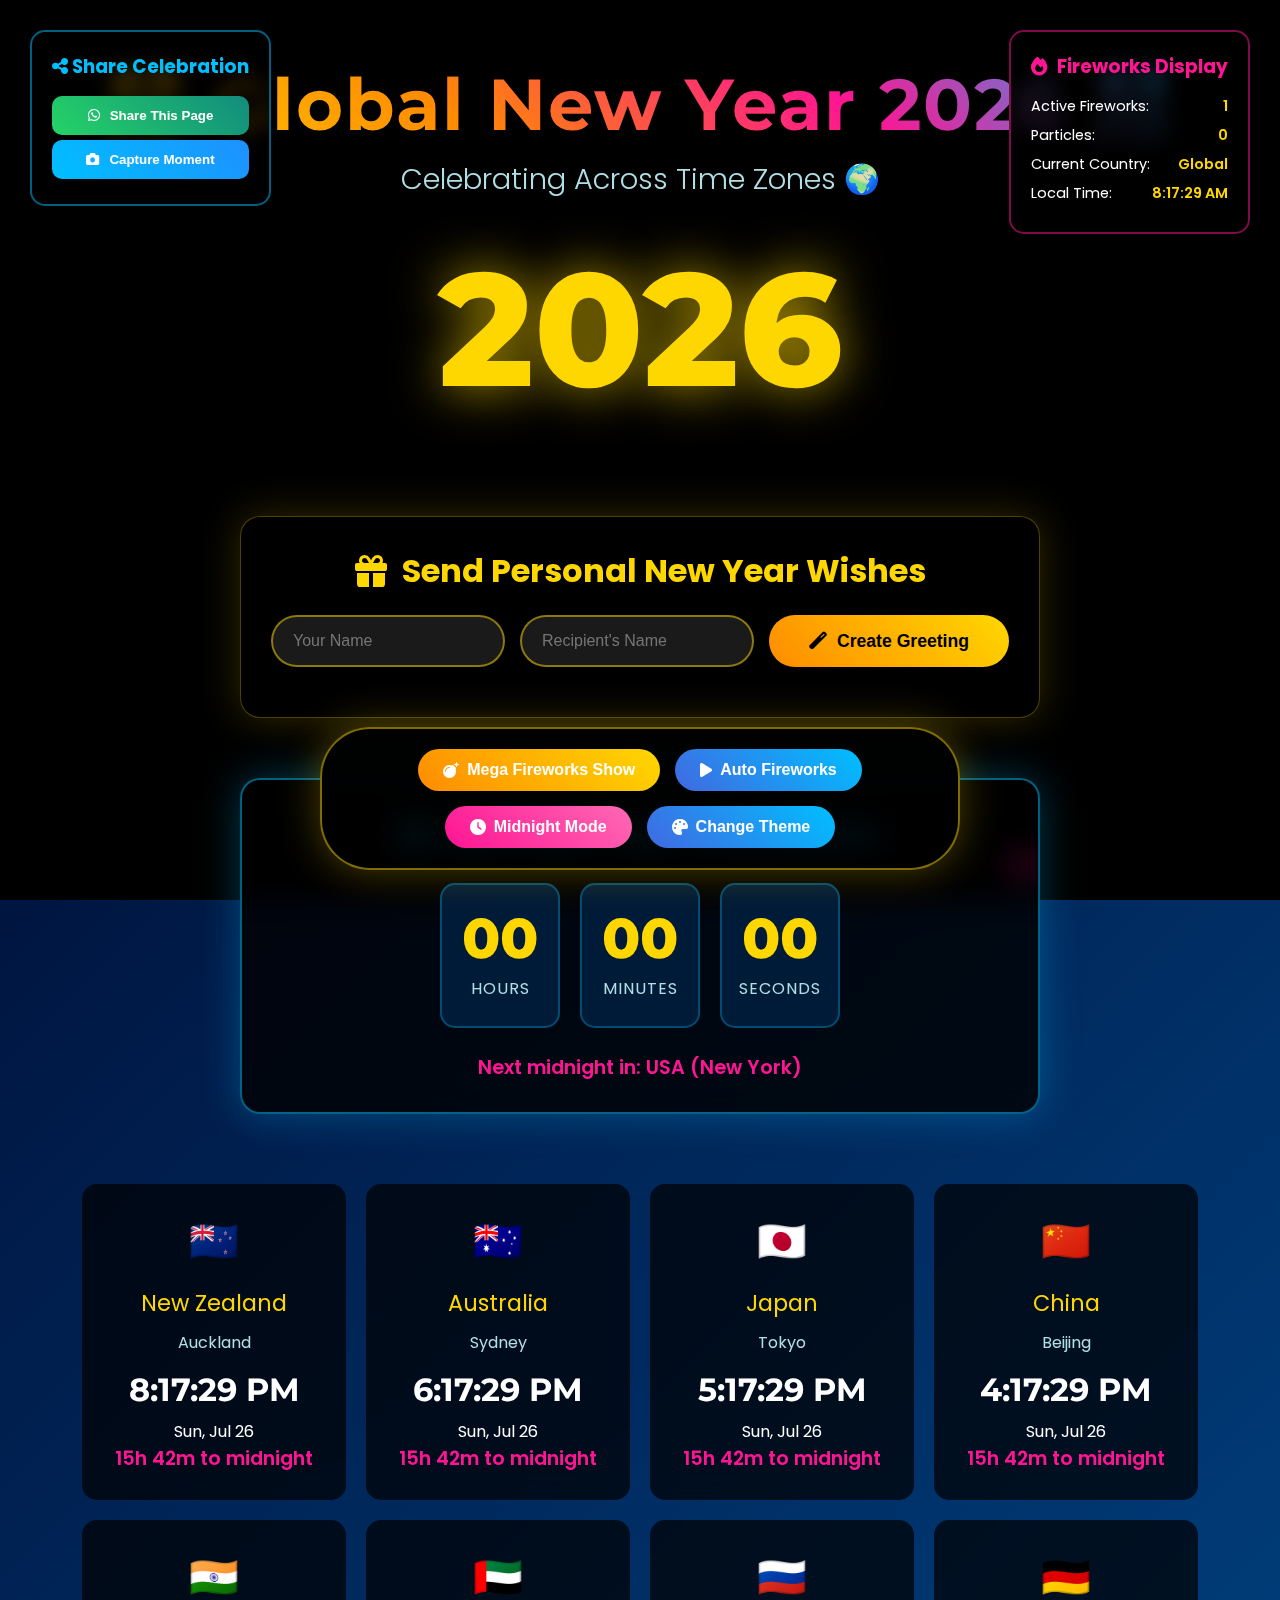
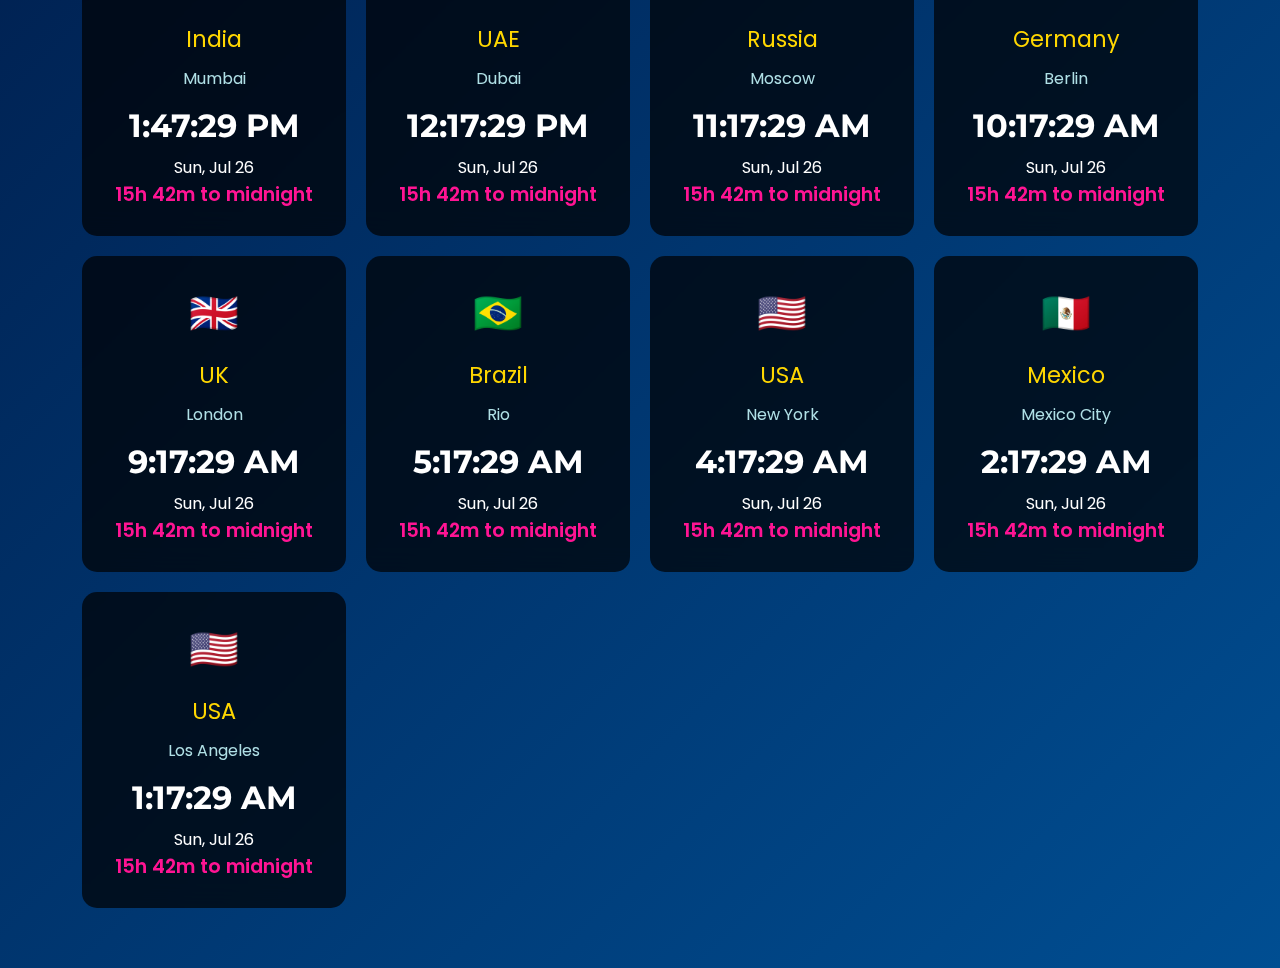
<file: index.html>
<!DOCTYPE html>
<html lang="en">
<head>
    <meta charset="UTF-8">
    <meta name="viewport" content="width=device-width, initial-scale=1.0">
    <title>🎆 Global New Year 2026 Celebrations 🌍</title>
    <link href="https://fonts.googleapis.com/css2?family=Poppins:wght@300;400;600;700;800&family=Dancing+Script:wght@700&family=Montserrat:wght@800&display=swap" rel="stylesheet">
    <link rel="stylesheet" href="https://cdnjs.cloudflare.com/ajax/libs/font-awesome/6.4.0/css/all.min.css">
    <style>
        * {
            margin: 0;
            padding: 0;
            box-sizing: border-box;
        }

        body {
            font-family: 'Poppins', sans-serif;
            background: linear-gradient(135deg, #000428 0%, #004e92 100%);
            color: white;
            min-height: 100vh;
            overflow-x: hidden;
            position: relative;
        }

        /* Animated Background */
        .bg-animation {
            position: fixed;
            top: 0;
            left: 0;
            width: 100%;
            height: 100%;
            z-index: 0;
            opacity: 0.3;
        }

        .star {
            position: absolute;
            background: white;
            border-radius: 50%;
            animation: twinkle 3s infinite;
        }

        @keyframes twinkle {
            0%, 100% { opacity: 0.2; }
            50% { opacity: 1; }
        }

        /* Main Canvas */
        #canvas {
            position: fixed;
            top: 0;
            left: 0;
            width: 100%;
            height: 100%;
            z-index: 1;
        }

        /* Main Container */
        .main-container {
            position: relative;
            z-index: 2;
            min-height: 100vh;
            display: flex;
            flex-direction: column;
            align-items: center;
            padding: 20px;
        }

        /* Header */
        .header {
            text-align: center;
            padding: 40px 20px;
            width: 100%;
            max-width: 1200px;
            animation: headerGlow 3s ease-in-out infinite alternate;
        }

        @keyframes headerGlow {
            from {
                text-shadow: 0 0 20px #FFD700, 0 0 40px #FF4500;
            }
            to {
                text-shadow: 0 0 30px #00BFFF, 0 0 60px #FF1493;
            }
        }

        .main-title {
            font-family: 'Montserrat', sans-serif;
            font-size: 4.5rem;
            margin-bottom: 10px;
            background: linear-gradient(45deg, #FFD700, #FF8C00, #FF1493, #00BFFF);
            -webkit-background-clip: text;
            -webkit-text-fill-color: transparent;
            letter-spacing: 2px;
        }

        .subtitle {
            font-size: 1.8rem;
            color: #B0E0E6;
            margin-bottom: 30px;
            font-weight: 300;
        }

        .year-display {
            font-size: 10rem;
            font-weight: 800;
            margin: 20px 0;
            color: #FFD700;
            text-shadow: 0 0 50px rgba(255, 215, 0, 0.7);
            animation: yearPulse 2s infinite;
            font-family: 'Montserrat', sans-serif;
        }

        @keyframes yearPulse {
            0%, 100% { transform: scale(1); }
            50% { transform: scale(1.05); }
        }

        /* Personal Message Section */
        .personal-section {
            background: rgba(0, 0, 0, 0.7);
            backdrop-filter: blur(10px);
            border-radius: 20px;
            padding: 30px;
            margin: 30px auto;
            width: 90%;
            max-width: 800px;
            border: 1px solid rgba(255, 215, 0, 0.3);
            box-shadow: 0 0 40px rgba(255, 215, 0, 0.2);
        }

        .section-title {
            color: #FFD700;
            font-size: 2rem;
            margin-bottom: 20px;
            text-align: center;
            display: flex;
            align-items: center;
            justify-content: center;
            gap: 15px;
        }

        .input-group {
            display: flex;
            gap: 15px;
            margin-bottom: 20px;
            flex-wrap: wrap;
        }

        .input-field {
            flex: 1;
            min-width: 200px;
            padding: 15px 20px;
            border-radius: 50px;
            border: 2px solid rgba(255, 215, 0, 0.5);
            background: rgba(255, 255, 255, 0.1);
            color: white;
            font-size: 1rem;
            transition: all 0.3s;
        }

        .input-field:focus {
            outline: none;
            border-color: #FFD700;
            box-shadow: 0 0 20px rgba(255, 215, 0, 0.5);
        }

        .action-btn {
            padding: 15px 40px;
            border-radius: 50px;
            border: none;
            background: linear-gradient(45deg, #FF8C00, #FFD700);
            color: #000;
            font-weight: 700;
            font-size: 1.1rem;
            cursor: pointer;
            transition: all 0.3s;
            display: flex;
            align-items: center;
            gap: 10px;
            justify-content: center;
        }

        .action-btn:hover {
            transform: translateY(-3px);
            box-shadow: 0 10px 25px rgba(255, 140, 0, 0.5);
        }

        .message-display {
            background: rgba(0, 30, 60, 0.8);
            border-radius: 15px;
            padding: 25px;
            margin-top: 25px;
            border-left: 5px solid #FFD700;
            animation: slideIn 0.5s ease-out;
            display: none;
        }

        @keyframes slideIn {
            from { transform: translateY(20px); opacity: 0; }
            to { transform: translateY(0); opacity: 1; }
        }

        .greeting-text {
            font-size: 1.8rem;
            color: #FFD700;
            margin-bottom: 10px;
            font-family: 'Dancing Script', cursive;
        }

        .sender-name {
            color: #00BFFF;
            font-weight: 600;
        }

        /* World Clock Section */
        .world-clock {
            display: grid;
            grid-template-columns: repeat(auto-fit, minmax(250px, 1fr));
            gap: 20px;
            width: 90%;
            max-width: 1200px;
            margin: 40px auto;
        }

        .country-clock {
            background: rgba(0, 0, 0, 0.7);
            backdrop-filter: blur(10px);
            border-radius: 15px;
            padding: 25px;
            text-align: center;
            border: 2px solid transparent;
            transition: all 0.3s;
            position: relative;
            overflow: hidden;
        }

        .country-clock.active {
            border-color: #FFD700;
            box-shadow: 0 0 30px rgba(255, 215, 0, 0.5);
            transform: scale(1.05);
        }

        .country-clock.next {
            border-color: #FF1493;
            box-shadow: 0 0 30px rgba(255, 20, 147, 0.5);
        }

        .flag {
            font-size: 2.5rem;
            margin-bottom: 15px;
        }

        .country-name {
            font-size: 1.4rem;
            margin-bottom: 10px;
            color: #FFD700;
        }

        .city-name {
            font-size: 1rem;
            color: #B0E0E6;
            margin-bottom: 15px;
        }

        .time-display {
            font-size: 2rem;
            font-weight: 700;
            color: white;
            margin-bottom: 10px;
            font-family: 'Montserrat', sans-serif;
        }

        .countdown {
            font-size: 1.2rem;
            color: #FF1493;
            font-weight: 600;
        }

        .countdown.soon {
            animation: blink 1s infinite;
            color: #FF0000;
        }

        @keyframes blink {
            0%, 100% { opacity: 1; }
            50% { opacity: 0.5; }
        }

        /* Countdown Timer */
        .global-countdown {
            background: rgba(0, 0, 0, 0.8);
            backdrop-filter: blur(15px);
            border-radius: 20px;
            padding: 30px;
            margin: 30px auto;
            width: 90%;
            max-width: 800px;
            text-align: center;
            border: 2px solid rgba(0, 191, 255, 0.5);
            box-shadow: 0 0 40px rgba(0, 191, 255, 0.3);
        }

        .countdown-title {
            font-size: 2rem;
            color: #00BFFF;
            margin-bottom: 25px;
            display: flex;
            align-items: center;
            justify-content: center;
            gap: 15px;
        }

        .countdown-timer {
            display: flex;
            justify-content: center;
            gap: 20px;
            flex-wrap: wrap;
        }

        .countdown-unit {
            background: rgba(0, 30, 60, 0.9);
            border-radius: 15px;
            padding: 25px 15px;
            min-width: 120px;
            border: 2px solid rgba(0, 191, 255, 0.3);
        }

        .countdown-value {
            font-size: 3.5rem;
            font-weight: 800;
            color: #FFD700;
            font-family: 'Montserrat', sans-serif;
            line-height: 1;
        }

        .countdown-label {
            font-size: 1rem;
            color: #B0E0E6;
            margin-top: 10px;
            text-transform: uppercase;
            letter-spacing: 1px;
        }

        .next-midnight {
            color: #FF1493;
            font-size: 1.2rem;
            margin-top: 25px;
            font-weight: 600;
        }

        /* Controls */
        .controls {
            position: fixed;
            bottom: 30px;
            left: 50%;
            transform: translateX(-50%);
            display: flex;
            gap: 15px;
            background: rgba(0, 0, 0, 0.85);
            backdrop-filter: blur(15px);
            padding: 20px 30px;
            border-radius: 50px;
            border: 2px solid rgba(255, 215, 0, 0.5);
            box-shadow: 0 0 40px rgba(255, 215, 0, 0.3);
            z-index: 100;
            flex-wrap: wrap;
            justify-content: center;
            max-width: 90%;
        }

        .control-btn {
            padding: 12px 25px;
            border-radius: 50px;
            border: none;
            background: linear-gradient(45deg, #4169E1, #00BFFF);
            color: white;
            font-weight: 600;
            font-size: 1rem;
            cursor: pointer;
            transition: all 0.3s;
            display: flex;
            align-items: center;
            gap: 8px;
            white-space: nowrap;
        }

        .control-btn:hover {
            transform: translateY(-3px);
            box-shadow: 0 5px 15px rgba(0, 191, 255, 0.5);
        }

        .control-btn.orange {
            background: linear-gradient(45deg, #FF8C00, #FFD700);
        }

        .control-btn.pink {
            background: linear-gradient(45deg, #FF1493, #FF69B4);
        }

        /* Fireworks Display */
        .fireworks-info {
            position: fixed;
            top: 30px;
            right: 30px;
            background: rgba(0, 0, 0, 0.8);
            backdrop-filter: blur(10px);
            border-radius: 15px;
            padding: 20px;
            border: 2px solid rgba(255, 20, 147, 0.5);
            z-index: 100;
            max-width: 300px;
        }

        .info-title {
            color: #FF1493;
            margin-bottom: 15px;
            display: flex;
            align-items: center;
            gap: 10px;
        }

        .info-item {
            margin: 8px 0;
            font-size: 0.9rem;
            display: flex;
            justify-content: space-between;
        }

        .info-value {
            color: #FFD700;
            font-weight: 600;
        }

        /* Share Section */
        .share-section {
            position: fixed;
            top: 30px;
            left: 30px;
            background: rgba(0, 0, 0, 0.8);
            backdrop-filter: blur(10px);
            border-radius: 15px;
            padding: 20px;
            border: 2px solid rgba(0, 191, 255, 0.5);
            z-index: 100;
            max-width: 300px;
        }

        .share-btn {
            width: 100%;
            padding: 12px;
            border-radius: 10px;
            border: none;
            background: linear-gradient(45deg, #00BFFF, #1E90FF);
            color: white;
            font-weight: 600;
            cursor: pointer;
            transition: all 0.3s;
            margin: 5px 0;
            display: flex;
            align-items: center;
            justify-content: center;
            gap: 10px;
        }

        .share-btn:hover {
            transform: translateY(-2px);
            box-shadow: 0 5px 15px rgba(0, 191, 255, 0.4);
        }

        .share-btn.whatsapp {
            background: linear-gradient(45deg, #25D366, #128C7E);
        }

        /* Mobile Responsive */
        @media (max-width: 768px) {
            .main-title { font-size: 2.8rem; }
            .year-display { font-size: 5rem; }
            .countdown-unit { min-width: 80px; padding: 15px 10px; }
            .countdown-value { font-size: 2.5rem; }
            .controls { bottom: 20px; padding: 15px; }
            .control-btn { padding: 10px 15px; font-size: 0.9rem; }
            .fireworks-info, .share-section {
                position: static;
                margin: 20px auto;
                max-width: 90%;
            }
            .world-clock { grid-template-columns: 1fr; }
        }
    </style>
</head>
<body>
    <!-- Animated Background -->
    <div class="bg-animation" id="bgAnimation"></div>
    
    <!-- Canvas for Fireworks -->
    <canvas id="canvas"></canvas>
    
    <!-- Main Content -->
    <div class="main-container">
        <!-- Header -->
        <div class="header">
            <h1 class="main-title">🎊 Global New Year 2026 🎊</h1>
            <p class="subtitle">Celebrating Across Time Zones 🌍</p>
            <div class="year-display">2026</div>
        </div>
        
        <!-- Personal Message Section -->
        <div class="personal-section">
            <h2 class="section-title"><i class="fas fa-gift"></i> Send Personal New Year Wishes</h2>
            <div class="input-group">
                <input type="text" id="senderName" class="input-field" placeholder="Your Name" maxlength="30">
                <input type="text" id="recipientName" class="input-field" placeholder="Recipient's Name" maxlength="30">
                <button id="createGreeting" class="action-btn">
                    <i class="fas fa-magic"></i> Create Greeting
                </button>
            </div>
            <div class="message-display" id="greetingDisplay">
                <div class="greeting-text" id="greetingText"></div>
                <div>From: <span class="sender-name" id="displaySender"></span></div>
                <button id="shareGreeting" class="action-btn" style="margin-top: 15px; background: linear-gradient(45deg, #25D366, #128C7E);">
                    <i class="fab fa-whatsapp"></i> Share on WhatsApp
                </button>
            </div>
        </div>
        
        <!-- Global Countdown -->
        <div class="global-countdown">
            <h2 class="countdown-title"><i class="fas fa-globe-americas"></i> Next New Year Countdown</h2>
            <div class="countdown-timer">
                <div class="countdown-unit">
                    <div class="countdown-value" id="countdownHours">00</div>
                    <div class="countdown-label">Hours</div>
                </div>
                <div class="countdown-unit">
                    <div class="countdown-value" id="countdownMinutes">00</div>
                    <div class="countdown-label">Minutes</div>
                </div>
                <div class="countdown-unit">
                    <div class="countdown-value" id="countdownSeconds">00</div>
                    <div class="countdown-label">Seconds</div>
                </div>
            </div>
            <div class="next-midnight" id="nextLocation">Next midnight in: <span id="nextCountry">Loading...</span></div>
        </div>
        
        <!-- World Clocks -->
        <div class="world-clock" id="worldClocks">
            <!-- Countries will be dynamically added here -->
        </div>
    </div>
    
    <!-- Fireworks Info -->
    <div class="fireworks-info">
        <h3 class="info-title"><i class="fas fa-fire"></i> Fireworks Display</h3>
        <div class="info-item">
            <span>Active Fireworks:</span>
            <span class="info-value" id="activeFireworks">0</span>
        </div>
        <div class="info-item">
            <span>Particles:</span>
            <span class="info-value" id="particleCount">0</span>
        </div>
        <div class="info-item">
            <span>Current Country:</span>
            <span class="info-value" id="currentCountry">Detecting...</span>
        </div>
        <div class="info-item">
            <span>Local Time:</span>
            <span class="info-value" id="localTime">00:00:00</span>
        </div>
    </div>
    
    <!-- Share Section -->
    <div class="share-section">
        <h3 style="color: #00BFFF; margin-bottom: 15px;"><i class="fas fa-share-alt"></i> Share Celebration</h3>
        <button class="share-btn whatsapp" id="sharePage">
            <i class="fab fa-whatsapp"></i> Share This Page
        </button>
        <button class="share-btn" id="captureMoment">
            <i class="fas fa-camera"></i> Capture Moment
        </button>
    </div>
    
    <!-- Controls -->
    <div class="controls">
        <button class="control-btn orange" id="megaShow">
            <i class="fas fa-bomb"></i> Mega Fireworks Show
        </button>
        <button class="control-btn" id="autoToggle">
            <i class="fas fa-play"></i> Auto Fireworks
        </button>
        <button class="control-btn pink" id="midnightMode">
            <i class="fas fa-clock"></i> Midnight Mode
        </button>
        <button class="control-btn" id="changeTheme">
            <i class="fas fa-palette"></i> Change Theme
        </button>
    </div>

    <script>
        // =========== GLOBAL VARIABLES ===========
        const canvas = document.getElementById('canvas');
        const ctx = canvas.getContext('2d');
        canvas.width = window.innerWidth;
        canvas.height = window.innerHeight;

        let fireworks = [];
        let particles = [];
        let autoFireworks = true;
        let midnightMode = false;
        let userCountry = '';
        let userTimeZone = '';
        let nextMidnightCountry = '';
        let nextMidnightTime = null;
        let currentTheme = 0;
        let megaShowActive = false;

        // Country data with timezones and flags
        const countries = [
            { name: "New Zealand", city: "Auckland", timezone: "Pacific/Auckland", flag: "🇳🇿", offset: 13 },
            { name: "Australia", city: "Sydney", timezone: "Australia/Sydney", flag: "🇦🇺", offset: 11 },
            { name: "Japan", city: "Tokyo", timezone: "Asia/Tokyo", flag: "🇯🇵", offset: 9 },
            { name: "China", city: "Beijing", timezone: "Asia/Shanghai", flag: "🇨🇳", offset: 8 },
            { name: "India", city: "Mumbai", timezone: "Asia/Kolkata", flag: "🇮🇳", offset: 5.5 },
            { name: "UAE", city: "Dubai", timezone: "Asia/Dubai", flag: "🇦🇪", offset: 4 },
            { name: "Russia", city: "Moscow", timezone: "Europe/Moscow", flag: "🇷🇺", offset: 3 },
            { name: "Germany", city: "Berlin", timezone: "Europe/Berlin", flag: "🇩🇪", offset: 1 },
            { name: "UK", city: "London", timezone: "Europe/London", flag: "🇬🇧", offset: 0 },
            { name: "Brazil", city: "Rio", timezone: "America/Sao_Paulo", flag: "🇧🇷", offset: -3 },
            { name: "USA", city: "New York", timezone: "America/New_York", flag: "🇺🇸", offset: -5 },
            { name: "Mexico", city: "Mexico City", timezone: "America/Mexico_City", flag: "🇲🇽", offset: -6 },
            { name: "USA", city: "Los Angeles", timezone: "America/Los_Angeles", flag: "🇺🇸", offset: -8 }
        ];

        const themes = [
            { bg: ['#000428', '#004e92'], particleColors: ['#FFD700', '#FF8C00', '#FF1493', '#00BFFF'] },
            { bg: ['#0f0c29', '#302b63'], particleColors: ['#FF6B6B', '#4ECDC4', '#FFE66D', '#FF9A8B'] },
            { bg: ['#232526', '#414345'], particleColors: ['#FF4081', '#7C4DFF', '#18FFFF', '#64FFDA'] },
            { bg: ['#141E30', '#243B55'], particleColors: ['#FF5252', '#FFD740', '#69F0AE', '#448AFF'] }
        ];

        // =========== INITIALIZATION ===========
        function init() {
            createStarBackground();
            setupEventListeners();
            detectUserLocation();
            updateWorldClocks();
            startCountdownTimer();
            animate();
            
            // Start auto fireworks
            setInterval(() => {
                if (autoFireworks && !megaShowActive) {
                    createRandomFirework();
                }
            }, 800);
        }

        // =========== BACKGROUND STARS ===========
        function createStarBackground() {
            const bg = document.getElementById('bgAnimation');
            for (let i = 0; i < 150; i++) {
                const star = document.createElement('div');
                star.className = 'star';
                star.style.width = `${Math.random() * 3}px`;
                star.style.height = star.style.width;
                star.style.left = `${Math.random() * 100}%`;
                star.style.top = `${Math.random() * 100}%`;
                star.style.animationDelay = `${Math.random() * 3}s`;
                bg.appendChild(star);
            }
        }

        // =========== USER LOCATION DETECTION ===========
        function detectUserLocation() {
            // Try to get location from browser
            if (navigator.geolocation) {
                navigator.geolocation.getCurrentPosition(
                    async (position) => {
                        try {
                            const response = await fetch(`https://nominatim.openstreetmap.org/reverse?format=json&lat=${position.coords.latitude}&lon=${position.coords.longitude}`);
                            const data = await response.json();
                            userCountry = data.address.country || 'Unknown';
                            document.getElementById('currentCountry').textContent = userCountry;
                            
                            // Set user timezone
                            userTimeZone = Intl.DateTimeFormat().resolvedOptions().timeZone;
                            updateLocalTime();
                        } catch (error) {
                            fallbackLocation();
                        }
                    },
                    () => fallbackLocation()
                );
            } else {
                fallbackLocation();
            }
        }

        function fallbackLocation() {
            // Fallback to IP-based location
            fetch('https://ipapi.co/json/')
                .then(response => response.json())
                .then(data => {
                    userCountry = data.country_name || 'Unknown';
                    userTimeZone = data.timezone || 'UTC';
                    document.getElementById('currentCountry').textContent = userCountry;
                    updateLocalTime();
                })
                .catch(() => {
                    userCountry = 'Global';
                    userTimeZone = 'UTC';
                    document.getElementById('currentCountry').textContent = 'Global';
                    updateLocalTime();
                });
        }

        function updateLocalTime() {
            const now = new Date();
            const timeString = now.toLocaleTimeString('en-US', { timeZone: userTimeZone });
            document.getElementById('localTime').textContent = timeString;
            
            // Check if it's midnight in user's location
            const hours = now.getHours();
            const minutes = now.getMinutes();
            
            if (midnightMode && hours === 0 && minutes === 0) {
                triggerMidnightFireworks();
            }
        }

        // =========== WORLD CLOCKS ===========
        function updateWorldClocks() {
            const worldClocks = document.getElementById('worldClocks');
            worldClocks.innerHTML = '';
            
            let nextCountry = null;
            let minTimeToMidnight = Infinity;
            
            countries.forEach(country => {
                const now = new Date();
                const timeString = now.toLocaleTimeString('en-US', { timeZone: country.timezone });
                const dateString = now.toLocaleDateString('en-US', { 
                    timeZone: country.timezone,
                    weekday: 'short',
                    month: 'short',
                    day: 'numeric'
                });
                
                // Calculate time to midnight
                const midnight = new Date(now.toLocaleString('en-US', { timeZone: country.timezone }));
                midnight.setHours(24, 0, 0, 0);
                const timeToMidnight = midnight.getTime() - now.getTime();
                
                // Check if this is the next midnight
                if (timeToMidnight < minTimeToMidnight && timeToMidnight > 0) {
                    minTimeToMidnight = timeToMidnight;
                    nextCountry = country;
                    nextMidnightTime = midnight;
                }
                
                // Create clock element
                const clock = document.createElement('div');
                clock.className = 'country-clock';
                
                // Check if it's active (within 10 minutes of midnight)
                const hoursToMidnight = timeToMidnight / (1000 * 60 * 60);
                if (hoursToMidnight < 0.5) {
                    clock.classList.add('active');
                    if (hoursToMidnight < 0.17) { // 10 minutes
                        clock.classList.add('next');
                    }
                }
                
                clock.innerHTML = `
                    <div class="flag">${country.flag}</div>
                    <div class="country-name">${country.name}</div>
                    <div class="city-name">${country.city}</div>
                    <div class="time-display">${timeString}</div>
                    <div class="date">${dateString}</div>
                    <div class="countdown ${hoursToMidnight < 1 ? 'soon' : ''}">
                        ${formatTimeToMidnight(timeToMidnight)} to midnight
                    </div>
                `;
                
                worldClocks.appendChild(clock);
            });
            
            // Update next midnight display
            if (nextCountry) {
                nextMidnightCountry = nextCountry.name;
                document.getElementById('nextCountry').textContent = `${nextCountry.name} (${nextCountry.city})`;
            }
        }

        function formatTimeToMidnight(ms) {
            const hours = Math.floor(ms / (1000 * 60 * 60));
            const minutes = Math.floor((ms % (1000 * 60 * 60)) / (1000 * 60));
            const seconds = Math.floor((ms % (1000 * 60)) / 1000);
            
            if (hours > 0) {
                return `${hours}h ${minutes}m`;
            } else if (minutes > 0) {
                return `${minutes}m ${seconds}s`;
            } else {
                return `${seconds}s`;
            }
        }

        // =========== COUNTDOWN TIMER ===========
        function startCountdownTimer() {
            setInterval(() => {
                if (nextMidnightTime) {
                    const now = new Date();
                    const timeDiff = nextMidnightTime.getTime() - now.getTime();
                    
                    const hours = Math.floor(timeDiff / (1000 * 60 * 60));
                    const minutes = Math.floor((timeDiff % (1000 * 60 * 60)) / (1000 * 60));
                    const seconds = Math.floor((timeDiff % (1000 * 60)) / 1000);
                    
                    document.getElementById('countdownHours').textContent = hours.toString().padStart(2, '0');
                    document.getElementById('countdownMinutes').textContent = minutes.toString().padStart(2, '0');
                    document.getElementById('countdownSeconds').textContent = seconds.toString().padStart(2, '0');
                    
                    // Trigger fireworks when close to midnight
                    if (timeDiff < 10000 && timeDiff > 0 && !megaShowActive) {
                        triggerCountdownFireworks(10 - Math.floor(timeDiff / 1000));
                    }
                }
                
                updateLocalTime();
                updateWorldClocks();
            }, 1000);
        }

        // =========== FIREWORKS SYSTEM ===========
        class Firework {
            constructor(x, y, targetX, targetY, color, type = 'normal') {
                this.x = x;
                this.y = y;
                this.startY = y;
                this.targetX = targetX;
                this.targetY = targetY;
                this.speed = 8 + Math.random() * 4;
                this.size = 4;
                this.color = color || this.getRandomColor();
                this.trail = [];
                this.exploded = false;
                this.type = type;
                this.gravity = 0.1;
                this.velocity = {
                    x: (targetX - x) / 30,
                    y: -this.speed
                };
                this.sparkle = Math.random() > 0.5;
            }

            getRandomColor() {
                return themes[currentTheme].particleColors[
                    Math.floor(Math.random() * themes[currentTheme].particleColors.length)
                ];
            }

            update() {
                if (!this.exploded) {
                    // Trail effect
                    this.trail.push({ x: this.x, y: this.y });
                    if (this.trail.length > 8) this.trail.shift();

                    // Apply gravity
                    this.velocity.y += this.gravity;
                    
                    // Move towards target
                    this.x += this.velocity.x;
                    this.y += this.velocity.y;
                    
                    // Check if reached target
                    const distToTarget = Math.sqrt(
                        Math.pow(this.targetX - this.x, 2) + 
                        Math.pow(this.targetY - this.y, 2)
                    );
                    
                    if (distToTarget < 5 || this.y < this.targetY) {
                        this.explode();
                    }
                }
            }

            draw() {
                if (!this.exploded) {
                    // Draw trail
                    ctx.save();
                    for (let i = 0; i < this.trail.length; i++) {
                        const point = this.trail[i];
                        const alpha = i / this.trail.length * 0.7;
                        ctx.beginPath();
                        ctx.fillStyle = this.color.replace(')', `, ${alpha})`).replace('rgb', 'rgba');
                        ctx.arc(point.x, point.y, this.size * alpha, 0, Math.PI * 2);
                        ctx.fill();
                    }

                    // Draw main rocket with glow
                    ctx.beginPath();
                    ctx.fillStyle = this.color;
                    ctx.arc(this.x, this.y, this.size, 0, Math.PI * 2);
                    ctx.fill();

                    // Glow effect
                    const gradient = ctx.createRadialGradient(
                        this.x, this.y, 0,
                        this.x, this.y, 15
                    );
                    gradient.addColorStop(0, this.color.replace(')', ', 0.7)').replace('rgb', 'rgba'));
                    gradient.addColorStop(1, this.color.replace(')', ', 0)').replace('rgb', 'rgba'));
                    
                    ctx.beginPath();
                    ctx.fillStyle = gradient;
                    ctx.arc(this.x, this.y, 15, 0, Math.PI * 2);
                    ctx.fill();
                    ctx.restore();
                }
            }

            explode() {
                this.exploded = true;
                const particleCount = this.type === 'heart' ? 100 : 150;
                
                for (let i = 0; i < particleCount; i++) {
                    particles.push(new Particle(
                        this.x,
                        this.y,
                        this.color,
                        this.type,
                        this.sparkle
                    ));
                }
                
                // Play explosion sound
                playExplosionSound();
            }
        }

        class Particle {
            constructor(x, y, color, type, sparkle = false) {
                this.x = x;
                this.y = y;
                this.color = color;
                this.type = type;
                this.size = Math.random() * 3 + 1;
                this.speed = Math.random() * 4 + 2;
                this.angle = Math.random() * Math.PI * 2;
                this.vx = Math.cos(this.angle) * this.speed;
                this.vy = Math.sin(this.angle) * this.speed;
                this.gravity = 0.05;
                this.friction = 0.97;
                this.alpha = 1;
                this.decay = Math.random() * 0.015 + 0.005;
                this.sparkle = sparkle;
                this.sparkleIntensity = Math.random() * 0.5 + 0.5;
                
                // Type-specific properties
                if (type === 'heart') {
                    this.heartSize = this.size * 2;
                }
            }

            update() {
                this.vx *= this.friction;
                this.vy *= this.friction;
                this.vy += this.gravity;
                
                this.x += this.vx;
                this.y += this.vy;
                
                this.alpha -= this.decay;
                
                return this.alpha > 0;
            }

            draw() {
                ctx.save();
                ctx.globalAlpha = this.alpha;
                ctx.fillStyle = this.color;
                ctx.strokeStyle = this.color;
                ctx.lineWidth = 1;
                
                if (this.type === 'heart') {
                    this.drawHeart();
                } else {
                    // Sparkle effect
                    if (this.sparkle && Math.random() > 0.7) {
                        ctx.shadowBlur = 10;
                        ctx.shadowColor = this.color;
                    }
                    
                    ctx.beginPath();
                    ctx.arc(this.x, this.y, this.size, 0, Math.PI * 2);
                    ctx.fill();
                }
                
                // Glow effect
                ctx.beginPath();
                const gradient = ctx.createRadialGradient(
                    this.x, this.y, 0,
                    this.x, this.y, this.size * 4
                );
                gradient.addColorStop(0, this.color.replace(')', ', 0.3)').replace('rgb', 'rgba'));
                gradient.addColorStop(1, this.color.replace(')', ', 0)').replace('rgb', 'rgba'));
                ctx.fillStyle = gradient;
                ctx.arc(this.x, this.y, this.size * 4, 0, Math.PI * 2);
                ctx.fill();
                
                ctx.restore();
            }

            drawHeart() {
                ctx.save();
                ctx.translate(this.x, this.y);
                ctx.scale(this.heartSize * 0.05, this.heartSize * 0.05);
                ctx.rotate(Math.PI);
                
                ctx.beginPath();
                for (let i = 0; i < Math.PI * 2; i += 0.01) {
                    const t = i;
                    const px = 16 * Math.pow(Math.sin(t), 3);
                    const py = -(13 * Math.cos(t) - 5 * Math.cos(2*t) - 2 * Math.cos(3*t) - Math.cos(4*t));
                    ctx.lineTo(px, py);
                }
                ctx.closePath();
                ctx.fill();
                
                ctx.restore();
            }
        }

        // =========== FIREWORK CONTROLS ===========
        function createRandomFirework() {
            const x = Math.random() * canvas.width;
            const y = canvas.height;
            const targetY = Math.random() * canvas.height * 0.4 + 100;
            const types = ['normal', 'heart', 'normal', 'normal'];
            const type = types[Math.floor(Math.random() * types.length)];
            
            fireworks.push(new Firework(
                x, y,
                x, targetY,
                null,
                type
            ));
        }

        function triggerMidnightFireworks() {
            megaShowActive = true;
            
            // Big explosion in center
            for (let i = 0; i < 20; i++) {
                setTimeout(() => {
                    const x = canvas.width / 2 + (Math.random() - 0.5) * 300;
                    const y = canvas.height / 2 + (Math.random() - 0.5) * 200;
                    fireworks.push(new Firework(
                        canvas.width / 2, canvas.height,
                        x, y,
                        '#FFD700',
                        'heart'
                    ));
                }, i * 100);
            }
            
            // Surrounding fireworks
            setTimeout(() => {
                for (let i = 0; i < 30; i++) {
                    setTimeout(() => {
                        createRandomFirework();
                    }, i * 50);
                }
            }, 2000);
            
            // End mega show after 10 seconds
            setTimeout(() => {
                megaShowActive = false;
            }, 10000);
        }

        function triggerCountdownFireworks(secondsLeft) {
            // Create countdown fireworks
            const x = canvas.width / 2;
            const y = canvas.height / 3;
            
            fireworks.push(new Firework(
                x, canvas.height,
                x, y,
                secondsLeft <= 3 ? '#FF0000' : '#FFFF00',
                'normal'
            ));
            
            // Display countdown number
            if (secondsLeft <= 10 && secondsLeft > 0) {
                displayCountdownNumber(secondsLeft);
            }
        }

        function displayCountdownNumber(number) {
            ctx.save();
            ctx.font = 'bold 200px Montserrat';
            ctx.fillStyle = `rgba(255, 215, 0, ${0.3 + (10 - number) * 0.07})`;
            ctx.textAlign = 'center';
            ctx.textBaseline = 'middle';
            ctx.shadowBlur = 30;
            ctx.shadowColor = '#FFD700';
            ctx.fillText(number, canvas.width / 2, canvas.height / 2);
            ctx.restore();
        }

        function playExplosionSound() {
            // Create Web Audio API sound
            try {
                const audioContext = new (window.AudioContext || window.webkitAudioContext)();
                const oscillator = audioContext.createOscillator();
                const gainNode = audioContext.createGain();
                
                oscillator.connect(gainNode);
                gainNode.connect(audioContext.destination);
                
                oscillator.frequency.setValueAtTime(800, audioContext.currentTime);
                oscillator.frequency.exponentialRampToValueAtTime(100, audioContext.currentTime + 0.5);
                
                gainNode.gain.setValueAtTime(0.1, audioContext.currentTime);
                gainNode.gain.exponentialRampToValueAtTime(0.001, audioContext.currentTime + 0.5);
                
                oscillator.start();
                oscillator.stop(audioContext.currentTime + 0.5);
            } catch (e) {
                // Sound not supported
            }
        }

        // =========== ANIMATION LOOP ===========
        function animate() {
            // Clear with fade effect
            ctx.fillStyle = `rgba(${themes[currentTheme].bg[0].slice(4, -1)}, 0.1)`;
            ctx.fillRect(0, 0, canvas.width, canvas.height);
            
            // Update and draw fireworks
            fireworks.forEach((fw, index) => {
                fw.update();
                fw.draw();
                
                if (fw.exploded) {
                    fireworks.splice(index, 1);
                }
            });
            
            // Update and draw particles
            particles = particles.filter(p => p.update());
            particles.forEach(p => p.draw());
            
            // Update stats
            document.getElementById('activeFireworks').textContent = fireworks.length;
            document.getElementById('particleCount').textContent = particles.length;
            
            requestAnimationFrame(animate);
        }

        // =========== PERSONAL MESSAGES ===========
        function setupPersonalMessages() {
            const createBtn = document.getElementById('createGreeting');
            const shareBtn = document.getElementById('shareGreeting');
            const display = document.getElementById('greetingDisplay');
            const greetingText = document.getElementById('greetingText');
            const senderDisplay = document.getElementById('displaySender');
            
            createBtn.addEventListener('click', () => {
                const sender = document.getElementById('senderName').value.trim() || 'A Friend';
                const recipient = document.getElementById('recipientName').value.trim() || 'You';
                
                const greetings = [
                    `Happy New Year 2026, ${recipient}! 🎉 May this year bring you endless joy and success!`,
                    `Wishing ${recipient} a spectacular 2026! ✨ May all your dreams take flight!`,
                    `To ${recipient}, may 2026 be your best year yet! Full of love, laughter, and prosperity! 🌟`,
                    `New Year, New Beginnings! ${recipient}, may 2026 shower you with blessings! 🎊`,
                    `Cheers to 2026, ${recipient}! 🥂 May every moment be as bright as these fireworks!`
                ];
                
                const randomGreeting = greetings[Math.floor(Math.random() * greetings.length)];
                
                greetingText.textContent = randomGreeting;
                senderDisplay.textContent = sender;
                display.style.display = 'block';
                
                // Trigger celebration fireworks
                for (let i = 0; i < 5; i++) {
                    setTimeout(() => createRandomFirework(), i * 300);
                }
            });
            
            shareBtn.addEventListener('click', () => {
                const text = `${greetingText.textContent}\n\nFrom: ${senderDisplay.textContent}\n\nShare the celebration: ${window.location.href}`;
                const url = `https://wa.me/?text=${encodeURIComponent(text)}`;
                window.open(url, '_blank');
            });
        }

        // =========== EVENT LISTENERS ===========
        function setupEventListeners() {
            // Canvas click for manual fireworks
            canvas.addEventListener('click', (e) => {
                const rect = canvas.getBoundingClientRect();
                const x = e.clientX - rect.left;
                const y = e.clientY - rect.top;
                
                fireworks.push(new Firework(
                    x, canvas.height,
                    x, y,
                    null,
                    Math.random() > 0.7 ? 'heart' : 'normal'
                ));
            });
            
            // Control buttons
            document.getElementById('megaShow').addEventListener('click', triggerMidnightFireworks);
            
            document.getElementById('autoToggle').addEventListener('click', function() {
                autoFireworks = !autoFireworks;
                this.innerHTML = autoFireworks ? 
                    '<i class="fas fa-pause"></i> Pause Auto' : 
                    '<i class="fas fa-play"></i> Auto Fireworks';
            });
            
            document.getElementById('midnightMode').addEventListener('click', function() {
                midnightMode = !midnightMode;
                this.innerHTML = midnightMode ? 
                    '<i class="fas fa-moon"></i> Midnight Active' : 
                    '<i class="fas fa-clock"></i> Midnight Mode';
            });
            
            document.getElementById('changeTheme').addEventListener('click', () => {
                currentTheme = (currentTheme + 1) % themes.length;
                document.body.style.background = `linear-gradient(135deg, ${themes[currentTheme].bg[0]} 0%, ${themes[currentTheme].bg[1]} 100%)`;
            });
            
            // Share buttons
            document.getElementById('sharePage').addEventListener('click', () => {
                const text = `🎆 Join me in celebrating New Year 2026 with this amazing fireworks show! ${window.location.href}`;
                const url = `https://wa.me/?text=${encodeURIComponent(text)}`;
                window.open(url, '_blank');
            });
            
            document.getElementById('captureMoment').addEventListener('click', () => {
                // Create a temporary canvas to capture current frame
                const tempCanvas = document.createElement('canvas');
                tempCanvas.width = canvas.width;
                tempCanvas.height = canvas.height;
                const tempCtx = tempCanvas.getContext('2d');
                
                // Draw current frame
                tempCtx.fillStyle = `linear-gradient(135deg, ${themes[currentTheme].bg[0]} 0%, ${themes[currentTheme].bg[1]} 100%)`;
                tempCtx.fillRect(0, 0, tempCanvas.width, tempCanvas.height);
                tempCtx.drawImage(canvas, 0, 0);
                
                // Add text
                tempCtx.font = 'bold 40px Montserrat';
                tempCtx.fillStyle = '#FFD700';
                tempCtx.textAlign = 'center';
                tempCtx.fillText('Happy New Year 2026!', tempCanvas.width/2, 50);
                
                // Convert to image and download
                const link = document.createElement('a');
                link.download = 'new-year-2026-fireworks.png';
                link.href = tempCanvas.toDataURL('image/png');
                link.click();
            });
            
            // Window resize
            window.addEventListener('resize', () => {
                canvas.width = window.innerWidth;
                canvas.height = window.innerHeight;
            });
            
            // Setup personal messages
            setupPersonalMessages();
        }

        // =========== START EVERYTHING ===========
        window.addEventListener('load', init);
    </script>
</body>
</html>
</file>
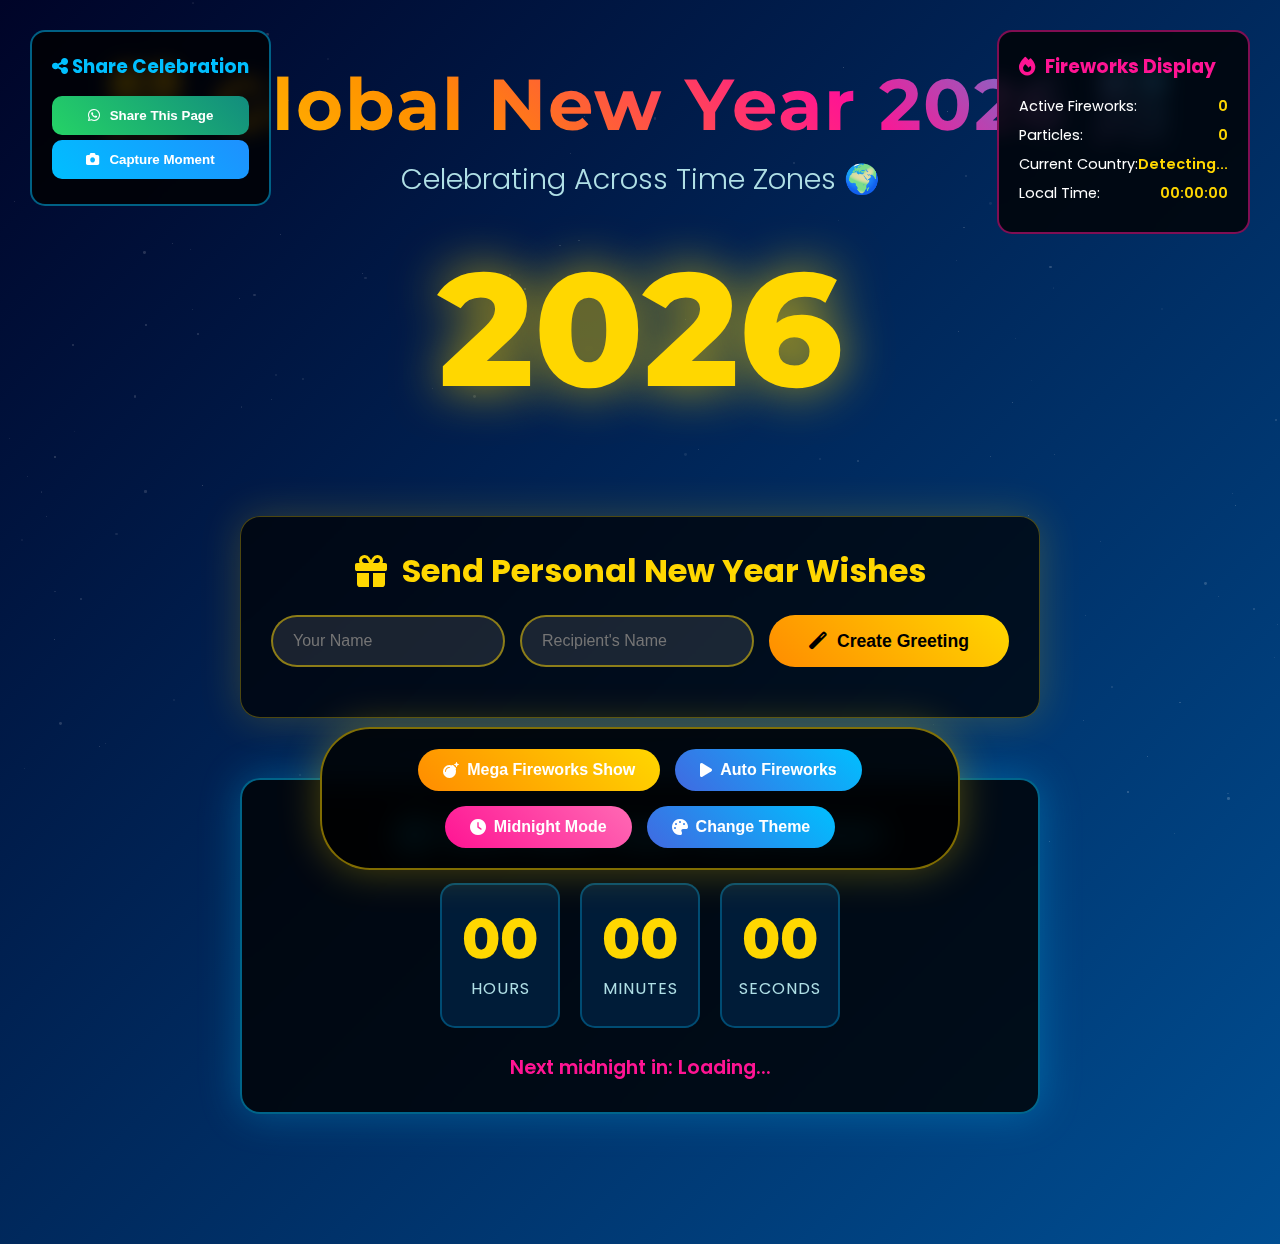
<file: 2026.html>
<!DOCTYPE html>
<html lang="en">
<head>
    <meta charset="UTF-8">
    <meta name="viewport" content="width=device-width, initial-scale=1.0">
    <title>🎆 Global New Year 2026 Celebrations 🌍</title>
    <link href="https://fonts.googleapis.com/css2?family=Poppins:wght@300;400;600;700;800&family=Dancing+Script:wght@700&family=Montserrat:wght@800&display=swap" rel="stylesheet">
    <link rel="stylesheet" href="https://cdnjs.cloudflare.com/ajax/libs/font-awesome/6.4.0/css/all.min.css">
    <link rel="stylesheet" href="style.css">
</head>
<body>
    <!-- Animated Background -->
    <div class="bg-animation" id="bgAnimation"></div>
    
    <!-- Canvas for Fireworks -->
    <canvas id="canvas"></canvas>
    
    <!-- Main Content -->
    <div class="main-container">
        <!-- Header -->
        <div class="header">
            <h1 class="main-title">🎊 Global New Year 2026 🎊</h1>
            <p class="subtitle">Celebrating Across Time Zones 🌍</p>
            <div class="year-display">2026</div>
        </div>
        
        <!-- Personal Message Section -->
        <div class="personal-section">
            <h2 class="section-title"><i class="fas fa-gift"></i> Send Personal New Year Wishes</h2>
            <div class="input-group">
                <input type="text" id="senderName" class="input-field" placeholder="Your Name" maxlength="30">
                <input type="text" id="recipientName" class="input-field" placeholder="Recipient's Name" maxlength="30">
                <button id="createGreeting" class="action-btn">
                    <i class="fas fa-magic"></i> Create Greeting
                </button>
            </div>
            <div class="message-display" id="greetingDisplay">
                <div class="greeting-text" id="greetingText"></div>
                <div>From: <span class="sender-name" id="displaySender"></span></div>
                <button id="shareGreeting" class="action-btn" style="margin-top: 15px; background: linear-gradient(45deg, #25D366, #128C7E);">
                    <i class="fab fa-whatsapp"></i> Share on WhatsApp
                </button>
            </div>
        </div>
        
        <!-- Global Countdown -->
        <div class="global-countdown">
            <h2 class="countdown-title"><i class="fas fa-globe-americas"></i> Next New Year Countdown</h2>
            <div class="countdown-timer">
                <div class="countdown-unit">
                    <div class="countdown-value" id="countdownHours">00</div>
                    <div class="countdown-label">Hours</div>
                </div>
                <div class="countdown-unit">
                    <div class="countdown-value" id="countdownMinutes">00</div>
                    <div class="countdown-label">Minutes</div>
                </div>
                <div class="countdown-unit">
                    <div class="countdown-value" id="countdownSeconds">00</div>
                    <div class="countdown-label">Seconds</div>
                </div>
            </div>
            <div class="next-midnight" id="nextLocation">Next midnight in: <span id="nextCountry">Loading...</span></div>
        </div>
        
        <!-- World Clocks -->
        <div class="world-clock" id="worldClocks">
            <!-- Countries will be dynamically added here -->
        </div>
    </div>
    
    <!-- Fireworks Info -->
    <div class="fireworks-info">
        <h3 class="info-title"><i class="fas fa-fire"></i> Fireworks Display</h3>
        <div class="info-item">
            <span>Active Fireworks:</span>
            <span class="info-value" id="activeFireworks">0</span>
        </div>
        <div class="info-item">
            <span>Particles:</span>
            <span class="info-value" id="particleCount">0</span>
        </div>
        <div class="info-item">
            <span>Current Country:</span>
            <span class="info-value" id="currentCountry">Detecting...</span>
        </div>
        <div class="info-item">
            <span>Local Time:</span>
            <span class="info-value" id="localTime">00:00:00</span>
        </div>
    </div>
    
    <!-- Share Section -->
    <div class="share-section">
        <h3 style="color: #00BFFF; margin-bottom: 15px;"><i class="fas fa-share-alt"></i> Share Celebration</h3>
        <button class="share-btn whatsapp" id="sharePage">
            <i class="fab fa-whatsapp"></i> Share This Page
        </button>
        <button class="share-btn" id="captureMoment">
            <i class="fas fa-camera"></i> Capture Moment
        </button>
    </div>
    
    <!-- Controls -->
    <div class="controls">
        <button class="control-btn orange" id="megaShow">
            <i class="fas fa-bomb"></i> Mega Fireworks Show
        </button>
        <button class="control-btn" id="autoToggle">
            <i class="fas fa-play"></i> Auto Fireworks
        </button>
        <button class="control-btn pink" id="midnightMode">
            <i class="fas fa-clock"></i> Midnight Mode
        </button>
        <button class="control-btn" id="changeTheme">
            <i class="fas fa-palette"></i> Change Theme
        </button>
    </div>

    <!-- JavaScript Files -->
    <script src="script.js"></script>
</body>
</html>
</file>
<file: style.css>
* {
    margin: 0;
    padding: 0;
    box-sizing: border-box;
}

body {
    font-family: 'Poppins', sans-serif;
    background: linear-gradient(135deg, #000428 0%, #004e92 100%);
    color: white;
    min-height: 100vh;
    overflow-x: hidden;
    position: relative;
    transition: background 0.5s ease;
}

/* Animated Background */
.bg-animation {
    position: fixed;
    top: 0;
    left: 0;
    width: 100%;
    height: 100%;
    z-index: 0;
    opacity: 0.3;
}

.star {
    position: absolute;
    background: white;
    border-radius: 50%;
    animation: twinkle 3s infinite;
}

@keyframes twinkle {
    0%, 100% { opacity: 0.2; }
    50% { opacity: 1; }
}

/* Main Canvas */
#canvas {
    position: fixed;
    top: 0;
    left: 0;
    width: 100%;
    height: 100%;
    z-index: 1;
}

/* Main Container */
.main-container {
    position: relative;
    z-index: 2;
    min-height: 100vh;
    display: flex;
    flex-direction: column;
    align-items: center;
    padding: 20px;
}

/* Header */
.header {
    text-align: center;
    padding: 40px 20px;
    width: 100%;
    max-width: 1200px;
    animation: headerGlow 3s ease-in-out infinite alternate;
}

@keyframes headerGlow {
    from {
        text-shadow: 0 0 20px #FFD700, 0 0 40px #FF4500;
    }
    to {
        text-shadow: 0 0 30px #00BFFF, 0 0 60px #FF1493;
    }
}

.main-title {
    font-family: 'Montserrat', sans-serif;
    font-size: 4.5rem;
    margin-bottom: 10px;
    background: linear-gradient(45deg, #FFD700, #FF8C00, #FF1493, #00BFFF);
    -webkit-background-clip: text;
    -webkit-text-fill-color: transparent;
    letter-spacing: 2px;
}

.subtitle {
    font-size: 1.8rem;
    color: #B0E0E6;
    margin-bottom: 30px;
    font-weight: 300;
}

.year-display {
    font-size: 10rem;
    font-weight: 800;
    margin: 20px 0;
    color: #FFD700;
    text-shadow: 0 0 50px rgba(255, 215, 0, 0.7);
    animation: yearPulse 2s infinite;
    font-family: 'Montserrat', sans-serif;
}

@keyframes yearPulse {
    0%, 100% { transform: scale(1); }
    50% { transform: scale(1.05); }
}

/* Personal Message Section */
.personal-section {
    background: rgba(0, 0, 0, 0.7);
    backdrop-filter: blur(10px);
    border-radius: 20px;
    padding: 30px;
    margin: 30px auto;
    width: 90%;
    max-width: 800px;
    border: 1px solid rgba(255, 215, 0, 0.3);
    box-shadow: 0 0 40px rgba(255, 215, 0, 0.2);
}

.section-title {
    color: #FFD700;
    font-size: 2rem;
    margin-bottom: 20px;
    text-align: center;
    display: flex;
    align-items: center;
    justify-content: center;
    gap: 15px;
}

.input-group {
    display: flex;
    gap: 15px;
    margin-bottom: 20px;
    flex-wrap: wrap;
}

.input-field {
    flex: 1;
    min-width: 200px;
    padding: 15px 20px;
    border-radius: 50px;
    border: 2px solid rgba(255, 215, 0, 0.5);
    background: rgba(255, 255, 255, 0.1);
    color: white;
    font-size: 1rem;
    transition: all 0.3s;
}

.input-field:focus {
    outline: none;
    border-color: #FFD700;
    box-shadow: 0 0 20px rgba(255, 215, 0, 0.5);
}

.action-btn {
    padding: 15px 40px;
    border-radius: 50px;
    border: none;
    background: linear-gradient(45deg, #FF8C00, #FFD700);
    color: #000;
    font-weight: 700;
    font-size: 1.1rem;
    cursor: pointer;
    transition: all 0.3s;
    display: flex;
    align-items: center;
    gap: 10px;
    justify-content: center;
}

.action-btn:hover {
    transform: translateY(-3px);
    box-shadow: 0 10px 25px rgba(255, 140, 0, 0.5);
}

.message-display {
    background: rgba(0, 30, 60, 0.8);
    border-radius: 15px;
    padding: 25px;
    margin-top: 25px;
    border-left: 5px solid #FFD700;
    animation: slideIn 0.5s ease-out;
    display: none;
}

@keyframes slideIn {
    from { transform: translateY(20px); opacity: 0; }
    to { transform: translateY(0); opacity: 1; }
}

.greeting-text {
    font-size: 1.8rem;
    color: #FFD700;
    margin-bottom: 10px;
    font-family: 'Dancing Script', cursive;
}

.sender-name {
    color: #00BFFF;
    font-weight: 600;
}

/* World Clock Section */
.world-clock {
    display: grid;
    grid-template-columns: repeat(auto-fit, minmax(250px, 1fr));
    gap: 20px;
    width: 90%;
    max-width: 1200px;
    margin: 40px auto;
}

.country-clock {
    background: rgba(0, 0, 0, 0.7);
    backdrop-filter: blur(10px);
    border-radius: 15px;
    padding: 25px;
    text-align: center;
    border: 2px solid transparent;
    transition: all 0.3s;
    position: relative;
    overflow: hidden;
}

.country-clock.active {
    border-color: #FFD700;
    box-shadow: 0 0 30px rgba(255, 215, 0, 0.5);
    transform: scale(1.05);
}

.country-clock.next {
    border-color: #FF1493;
    box-shadow: 0 0 30px rgba(255, 20, 147, 0.5);
}

.flag {
    font-size: 2.5rem;
    margin-bottom: 15px;
}

.country-name {
    font-size: 1.4rem;
    margin-bottom: 10px;
    color: #FFD700;
}

.city-name {
    font-size: 1rem;
    color: #B0E0E6;
    margin-bottom: 15px;
}

.time-display {
    font-size: 2rem;
    font-weight: 700;
    color: white;
    margin-bottom: 10px;
    font-family: 'Montserrat', sans-serif;
}

.countdown {
    font-size: 1.2rem;
    color: #FF1493;
    font-weight: 600;
}

.countdown.soon {
    animation: blink 1s infinite;
    color: #FF0000;
}

@keyframes blink {
    0%, 100% { opacity: 1; }
    50% { opacity: 0.5; }
}

/* Countdown Timer */
.global-countdown {
    background: rgba(0, 0, 0, 0.8);
    backdrop-filter: blur(15px);
    border-radius: 20px;
    padding: 30px;
    margin: 30px auto;
    width: 90%;
    max-width: 800px;
    text-align: center;
    border: 2px solid rgba(0, 191, 255, 0.5);
    box-shadow: 0 0 40px rgba(0, 191, 255, 0.3);
}

.countdown-title {
    font-size: 2rem;
    color: #00BFFF;
    margin-bottom: 25px;
    display: flex;
    align-items: center;
    justify-content: center;
    gap: 15px;
}

.countdown-timer {
    display: flex;
    justify-content: center;
    gap: 20px;
    flex-wrap: wrap;
}

.countdown-unit {
    background: rgba(0, 30, 60, 0.9);
    border-radius: 15px;
    padding: 25px 15px;
    min-width: 120px;
    border: 2px solid rgba(0, 191, 255, 0.3);
}

.countdown-value {
    font-size: 3.5rem;
    font-weight: 800;
    color: #FFD700;
    font-family: 'Montserrat', sans-serif;
    line-height: 1;
}

.countdown-label {
    font-size: 1rem;
    color: #B0E0E6;
    margin-top: 10px;
    text-transform: uppercase;
    letter-spacing: 1px;
}

.next-midnight {
    color: #FF1493;
    font-size: 1.2rem;
    margin-top: 25px;
    font-weight: 600;
}

/* Controls */
.controls {
    position: fixed;
    bottom: 30px;
    left: 50%;
    transform: translateX(-50%);
    display: flex;
    gap: 15px;
    background: rgba(0, 0, 0, 0.85);
    backdrop-filter: blur(15px);
    padding: 20px 30px;
    border-radius: 50px;
    border: 2px solid rgba(255, 215, 0, 0.5);
    box-shadow: 0 0 40px rgba(255, 215, 0, 0.3);
    z-index: 100;
    flex-wrap: wrap;
    justify-content: center;
    max-width: 90%;
}

.control-btn {
    padding: 12px 25px;
    border-radius: 50px;
    border: none;
    background: linear-gradient(45deg, #4169E1, #00BFFF);
    color: white;
    font-weight: 600;
    font-size: 1rem;
    cursor: pointer;
    transition: all 0.3s;
    display: flex;
    align-items: center;
    gap: 8px;
    white-space: nowrap;
}

.control-btn:hover {
    transform: translateY(-3px);
    box-shadow: 0 5px 15px rgba(0, 191, 255, 0.5);
}

.control-btn.orange {
    background: linear-gradient(45deg, #FF8C00, #FFD700);
}

.control-btn.pink {
    background: linear-gradient(45deg, #FF1493, #FF69B4);
}

.control-btn.active {
    box-shadow: 0 0 20px rgba(255, 255, 255, 0.5);
}

/* Fireworks Display */
.fireworks-info {
    position: fixed;
    top: 30px;
    right: 30px;
    background: rgba(0, 0, 0, 0.8);
    backdrop-filter: blur(10px);
    border-radius: 15px;
    padding: 20px;
    border: 2px solid rgba(255, 20, 147, 0.5);
    z-index: 100;
    max-width: 300px;
}

.info-title {
    color: #FF1493;
    margin-bottom: 15px;
    display: flex;
    align-items: center;
    gap: 10px;
}

.info-item {
    margin: 8px 0;
    font-size: 0.9rem;
    display: flex;
    justify-content: space-between;
}

.info-value {
    color: #FFD700;
    font-weight: 600;
}

/* Share Section */
.share-section {
    position: fixed;
    top: 30px;
    left: 30px;
    background: rgba(0, 0, 0, 0.8);
    backdrop-filter: blur(10px);
    border-radius: 15px;
    padding: 20px;
    border: 2px solid rgba(0, 191, 255, 0.5);
    z-index: 100;
    max-width: 300px;
}

.share-btn {
    width: 100%;
    padding: 12px;
    border-radius: 10px;
    border: none;
    background: linear-gradient(45deg, #00BFFF, #1E90FF);
    color: white;
    font-weight: 600;
    cursor: pointer;
    transition: all 0.3s;
    margin: 5px 0;
    display: flex;
    align-items: center;
    justify-content: center;
    gap: 10px;
}

.share-btn:hover {
    transform: translateY(-2px);
    box-shadow: 0 5px 15px rgba(0, 191, 255, 0.4);
}

.share-btn.whatsapp {
    background: linear-gradient(45deg, #25D366, #128C7E);
}

/* Mobile Responsive */
@media (max-width: 768px) {
    .main-title { font-size: 2.8rem; }
    .year-display { font-size: 5rem; }
    .countdown-unit { min-width: 80px; padding: 15px 10px; }
    .countdown-value { font-size: 2.5rem; }
    .controls { bottom: 20px; padding: 15px; flex-direction: column; }
    .control-btn { padding: 10px 15px; font-size: 0.9rem; }
    .fireworks-info, .share-section {
        position: static;
        margin: 20px auto;
        max-width: 90%;
    }
    .world-clock { grid-template-columns: 1fr; }
}
</file>
